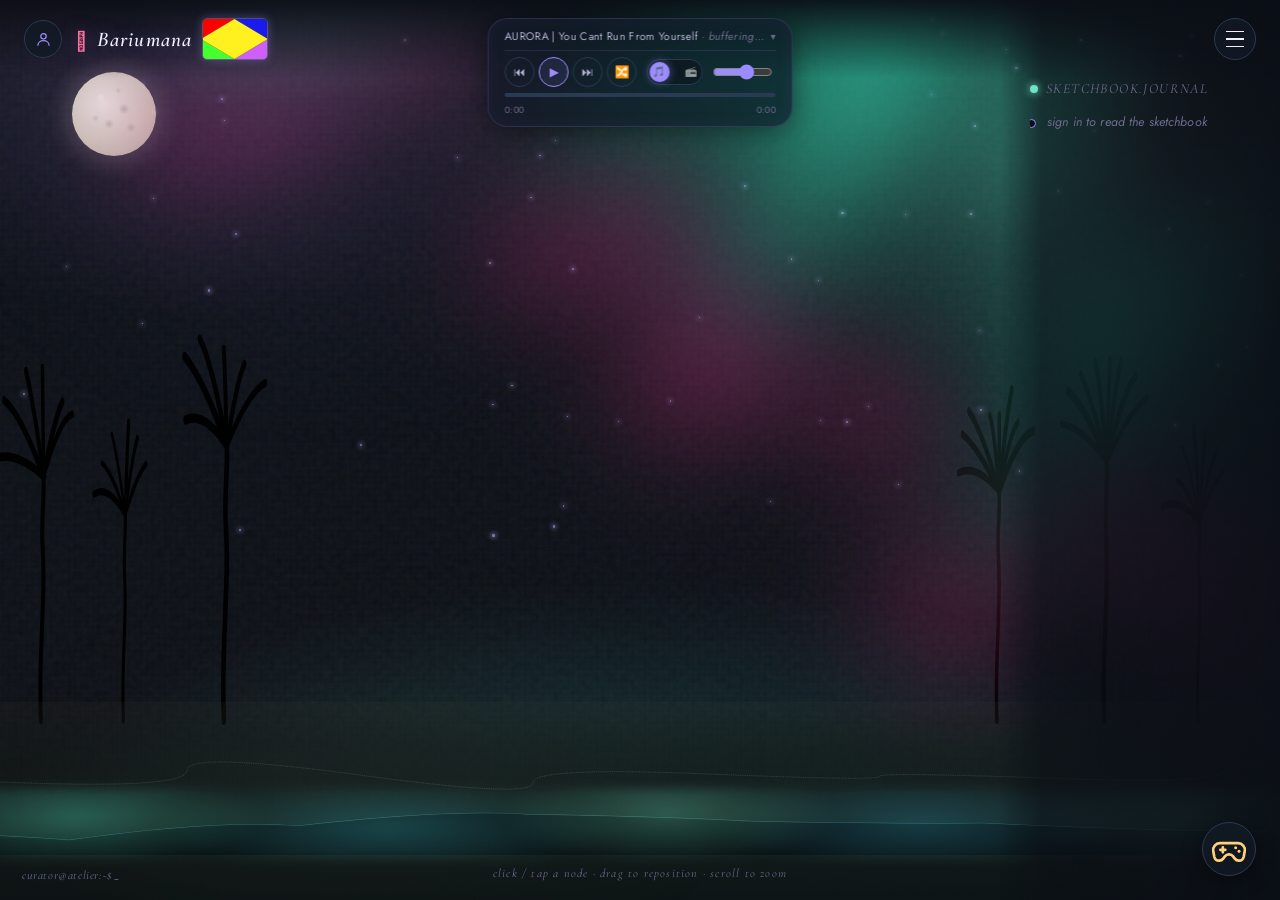
<file: index.html>
<!DOCTYPE html>
<html lang="en">
<head>
<meta charset="UTF-8">
<meta name="viewport" content="width=device-width, initial-scale=1.0">
<title>:: Jenny Barium's personal website. from Bariumana!</title>
<meta name="description" content="An artistic portfolio and creative diary, adrift in a bioluminescent constellation.">
<link rel="icon" type="image/svg+xml" href="flag.svg">
<link rel="preconnect" href="https://fonts.googleapis.com">
<link rel="preconnect" href="https://fonts.gstatic.com" crossorigin>
<link href="https://fonts.googleapis.com/css2?family=Cormorant+Garamond:ital,wght@0,400;0,500;0,600;1,400;1,500&family=Jost:ital,wght@0,300;0,400;0,500;1,300;1,400&display=swap" rel="stylesheet" media="print" onload="this.media='all'">
<noscript><link href="https://fonts.googleapis.com/css2?family=Cormorant+Garamond:ital,wght@0,400;0,500;0,600;1,400;1,500&family=Jost:ital,wght@0,300;0,400;0,500;1,300;1,400&display=swap" rel="stylesheet"></noscript>
<link rel="stylesheet" href="style.css">
<script src="https://telegram.org/js/telegram-web-app.js" defer></script>
</head>
<body>

<!-- aurora borealis background scene: stars, hill silhouette, moon, drifting lights -->
<div class="scene" id="auroraScene" aria-hidden="true"></div>

<!-- top bar -->
<header class="topbar">
  <a href="/account/" id="accountToggle" class="account-topbar-btn" aria-label="Account & encrypted messages">
    <svg class="account-fab-icon" aria-hidden="true" viewBox="0 0 24 24" fill="none" xmlns="http://www.w3.org/2000/svg">
      <circle cx="12" cy="8" r="3.4" stroke="currentColor" stroke-width="1.6"/>
      <path d="M5 19.2c0-3.4 3.1-5.7 7-5.7s7 2.3 7 5.7" stroke="currentColor" stroke-width="1.6" stroke-linecap="round"/>
    </svg>
  </a>

  <div class="brand">
    <span class="brand-glyph">𒀭</span>
    <span class="brand-text">Bariumana</span>
    <img src="flag.svg" alt="Flag" class="brand-flag" width="66" height="42">
  </div>

  <div class="player" id="player" aria-label="Audio player">
    <button id="sourcePickerBtn" class="player-title-btn" aria-haspopup="listbox" aria-expanded="false">
      <span id="trackTitle" class="player-title">loading…</span>
      <span class="player-title-caret" aria-hidden="true">▾</span>
    </button>
    <div class="player-row">
      <div class="player-controls">
        <button id="prevBtn" class="player-btn" aria-label="Previous track">⏮</button>
        <button id="playBtn" class="player-btn" aria-label="Play">▶</button>
        <button id="nextBtn" class="player-btn" aria-label="Next track">⏭</button>
        <button id="shuffleBtn" class="player-btn" aria-label="Toggle shuffle">🔀</button>
      </div>
      <div class="player-extras">
        <button id="modeToggle" class="player-mode-switch" aria-label="Switch source type" role="switch" aria-checked="false">
          <span class="mode-icon mode-icon--music" aria-hidden="true">🎵</span>
          <span class="mode-knob"></span>
          <span class="mode-icon mode-icon--radio" aria-hidden="true">📻</span>
        </button>
        <input id="volume" class="player-volume" type="range" min="0" max="1" step="0.01" value="0.6" aria-label="Volume">
      </div>
    </div>
    <div id="sourcePickerPopup" class="source-picker-popup" hidden role="listbox" aria-label="Choose track or station"></div>
    <div id="sourcePickerScrim" class="source-picker-scrim" hidden></div>
    <div class="player-bar" id="progressBar">
      <div class="player-bar-buffered" id="trackBuffered"></div>
      <div class="player-bar-fill" id="trackProgress"></div>
    </div>
    <div class="player-times">
      <span id="timeCurrent">0:00</span>
      <span id="timeDuration">0:00</span>
    </div>
    <audio id="audio" preload="auto"></audio>
  </div>

  <button id="menuToggle" class="menu-toggle" aria-label="Open navigation" aria-expanded="false" aria-controls="navPanel">
    <span></span><span></span><span></span>
  </button>
</header>

<!-- hidden slide-out nav -->
<nav id="navPanel" class="nav-panel" aria-hidden="true">
  <div class="nav-panel-head">
    <span>// index</span>
  </div>
  <ul id="navList" class="nav-list"></ul>
  <div class="nav-panel-foot">topics.json · live</div>
</nav>
<div id="navScrim" class="nav-scrim"></div>

<!-- graph + content -->
<main>
  <section id="graphSection" class="graph-section" aria-label="Topic network graph">
    <svg id="graph" role="img" aria-label="Interactive constellation of topics. Click a node to open it."></svg>
    <div class="graph-hint">click / tap a node · drag to reposition · scroll to zoom</div>
  </section>

  <!-- Full‑page topic container – hidden by default, shown when a hash is present -->
  <div id="fullTopicContainer" style="display:none; padding: 120px 24px 40px; max-width: 820px; margin: 0 auto; min-height: 80vh;">
    <!-- Content injected by JavaScript -->
  </div>

  <!-- content panel (modal) -->
  <section id="contentPanel" class="content-panel" aria-hidden="true">
    <div class="content-panel-inner">
      <button id="closePanel" class="close-btn" aria-label="Close">✕</button>
      <div class="content-eyebrow" id="contentCategory">category</div>
      <h1 id="contentTitle">title</h1>
      <div id="contentBody" class="content-body"></div>
    </div>
  </section>
  <div id="contentScrim" class="content-scrim"></div>
</main>

<!-- diary / journal log stream -->
<aside id="journalLog" class="journal-log" aria-label="Journal log">
  <div class="journal-log-head">
    <span class="journal-dot"></span> sketchbook.journal
  </div>
  <ul id="journalList" class="journal-list"></ul>
</aside>



<div class="oracle-wrap">
  <button id="oracleToggle" class="oracle-trigger" aria-haspopup="dialog" aria-expanded="false" aria-controls="oraclePanel">
    <span>curator@atelier:~$</span><span class="oracle-caret" aria-hidden="true">_</span>
  </button>
  <div class="oracle-hint" id="oracleHint" role="tooltip">try: help · ls · whoami …</div>
</div>

<section id="oraclePanel" class="oracle-panel" aria-hidden="true" role="dialog" aria-label="Hidden terminal">
  <div class="oracle-head">
    <span class="oracle-head-title">curator@atelier — oracle</span>
    <button id="oracleClose" class="oracle-close" aria-label="Close terminal">✕</button>
  </div>
  <div class="oracle-output" id="oracleOutput" aria-live="polite"></div>
  <div class="oracle-inputline">
    <span class="oracle-prompt">curator@atelier:~$</span>
    <input id="oracleInput" class="oracle-input" type="text" autocomplete="off" autocapitalize="off" spellcheck="false" aria-label="Terminal command input">
  </div>
</section>

<!-- account panel: login / register -->
<section id="accountPanel" class="content-panel account-panel" aria-hidden="true" role="dialog" aria-label="Account">
  <div class="content-panel-inner account-panel-inner">
    <button id="closeAccount" class="close-btn" aria-label="Close">✕</button>

    <div id="loggedOutView" class="account-view">
      <div class="account-view-head">
        <div class="content-eyebrow">// visitor access</div>
        <h2>Sign in</h2>
        <p class="game-desc">Log in to message other signed-in visitors, end-to-end encrypted — this site's server never has the keys to read them.</p>
      </div>

      <form id="loginForm" class="account-form">
        <div class="account-field">
          <label class="account-label" for="loginUsername">Username</label>
          <input id="loginUsername" class="account-input" type="text" autocomplete="username" required>
        </div>
        <div class="account-field">
          <label class="account-label" for="loginPassword">Password</label>
          <input id="loginPassword" class="account-input" type="password" autocomplete="current-password" required>
        </div>
        <button type="submit" class="game-btn account-btn-block">
          <span class="btn-label">Log in</span>
          <span class="btn-spinner" hidden></span>
        </button>
      </form>

      <p class="account-switch">No account yet? <button id="showRegister" class="account-link">Register</button></p>

      <form id="registerForm" class="account-form" hidden>
        <div class="account-field">
          <label class="account-label" for="registerUsername">Choose a username</label>
          <input id="registerUsername" class="account-input" type="text" autocomplete="username" pattern="[a-z0-9_]{3,24}" required placeholder="lowercase, digits, underscore">
        </div>
        <div class="account-field">
          <label class="account-label" for="registerPassword">Choose a password</label>
          <input id="registerPassword" class="account-input" type="password" autocomplete="new-password" minlength="8" required placeholder="8+ characters">
        </div>
        <button type="submit" class="game-btn account-btn-block">
          <span class="btn-label">Create account</span>
          <span class="btn-spinner" hidden></span>
        </button>
      </form>
      <p class="account-switch" id="showLoginWrap" hidden>Already registered? <button id="showLogin" class="account-link">Log in</button></p>

      <p id="accountError" class="account-alert" hidden></p>
    </div>

    <div id="loggedInView" class="account-view" hidden>
      <div class="account-view-head account-view-head--row">
        <div>
          <div class="content-eyebrow">// signed in as <span id="whoami"></span></div>
          <h2>Messages</h2>
        </div>
        <button id="logoutBtn" class="account-link account-logout">Log out</button>
      </div>

      <div class="chat-compose">
        <div class="account-field">
          <label class="account-label" for="chatTo">To</label>
          <div class="chat-to-wrap">
            <input id="chatTo" class="account-input" type="text" placeholder="their username" autocomplete="off" list="knownUsersList">
            <span id="chatToStatus" class="chat-to-status" aria-live="polite"></span>
          </div>
          <datalist id="knownUsersList"></datalist>
        </div>
        <div class="account-field">
          <label class="account-label" for="chatText">Message</label>
          <textarea id="chatText" class="account-input chat-textarea" rows="3" placeholder="Encrypted before it leaves your browser…"></textarea>
        </div>
        <button id="chatSendBtn" class="game-btn account-btn-block">
          <span class="btn-label">Send, encrypted</span>
          <span class="btn-spinner" hidden></span>
        </button>
        <p id="chatError" class="account-alert" hidden></p>
      </div>

      <div class="chat-log-wrap">
        <div class="content-eyebrow chat-log-head">
          <span>// inbox</span>
          <span id="chatLogEmpty" class="chat-log-empty-tag" hidden>nothing yet</span>
        </div>
        <ul id="chatLog" class="chat-log"></ul>
      </div>
    </div>
  </div>
</section>
<div id="accountScrim" class="content-scrim"></div>

<!-- constellation draw: game launcher -->
<button id="gameToggle" class="game-fab" aria-label="Play the constellation game" aria-haspopup="dialog">
  <svg class="game-fab-icon" aria-hidden="true" viewBox="0 0 24 24" fill="none" xmlns="http://www.w3.org/2000/svg">
    <path d="M6.5 8.5h11a4 4 0 0 1 3.94 4.66l-.6 3.5A3 3 0 0 1 17.88 19a3 3 0 0 1-2.4-1.2l-1.02-1.36a3 3 0 0 0-2.4-1.2h-.12a3 3 0 0 0-2.4 1.2L8.52 17.8A3 3 0 0 1 6.12 19a3 3 0 0 1-2.96-2.34l-.6-3.5A4 4 0 0 1 6.5 8.5Z" stroke="currentColor" stroke-width="1.6" stroke-linejoin="round"/>
    <path d="M8.3 11v3M6.8 12.5h3" stroke="currentColor" stroke-width="1.6" stroke-linecap="round"/>
    <circle cx="16" cy="11.3" r="0.9" fill="currentColor"/>
    <circle cx="18" cy="13.3" r="0.9" fill="currentColor"/>
  </svg>
</button>

<!-- game modal: start / game-over screens -->
<section id="gameModal" class="content-panel game-modal" aria-hidden="true" role="dialog" aria-label="Constellation Draw">
  <div class="content-panel-inner">
    <button id="closeGame" class="close-btn" aria-label="Close game">✕</button>

    <div id="gameStartScreen" class="game-screen">
      <div class="content-eyebrow">// constellation draw</div>
      <h2>Trace the Pattern</h2>
      <p class="game-desc">The constellation will light up in sequence. Redraw it by dragging a line from node to node, in order, on the graph behind this window — each segment you draw takes on its own color. Each round adds one more star and quickens the pace — one wrong node under your cursor, or a hesitation, ends the round.</p>
      <div class="game-highscore">Best score: <span id="gameHighScore">0</span></div>
      <button id="startGameBtn" class="game-btn">Begin</button>
      <p id="gameWarning" class="game-warning hint" hidden>Not enough visible topics to play yet — at least 4 are needed.</p>
    </div>

    <div id="gameOverScreen" class="game-screen" hidden>
      <div class="content-eyebrow">// pattern lost</div>
      <h2>The Thread Broke</h2>
      <p class="game-desc">You reached level <strong id="finalLevel">1</strong> with a score of <strong id="finalScore">0</strong>.</p>
      <div class="game-highscore" id="gameNewBest" hidden>✦ New personal best! ✦</div>
      <button id="retryGameBtn" class="game-btn">Play again</button>
    </div>
  </div>
</section>
<div id="gameScrim" class="content-scrim"></div>

<!-- game HUD, shown over the graph while a round is active -->
<div id="gameHud" class="game-hud" hidden aria-live="polite">
  <div class="game-hud-row">
    <span class="game-hud-item">Level <b id="gameLevel">1</b></span>
    <span class="game-hud-item">Score <b id="gameScore">0</b></span>
  </div>
  <div class="game-hud-status" id="gameStatus">Watch closely…</div>
</div>

<script src="auth-chat.js" defer></script>
<script src="account-ui.js" defer></script>
<script src="script.js" defer></script>
</body>
</html>
</file>
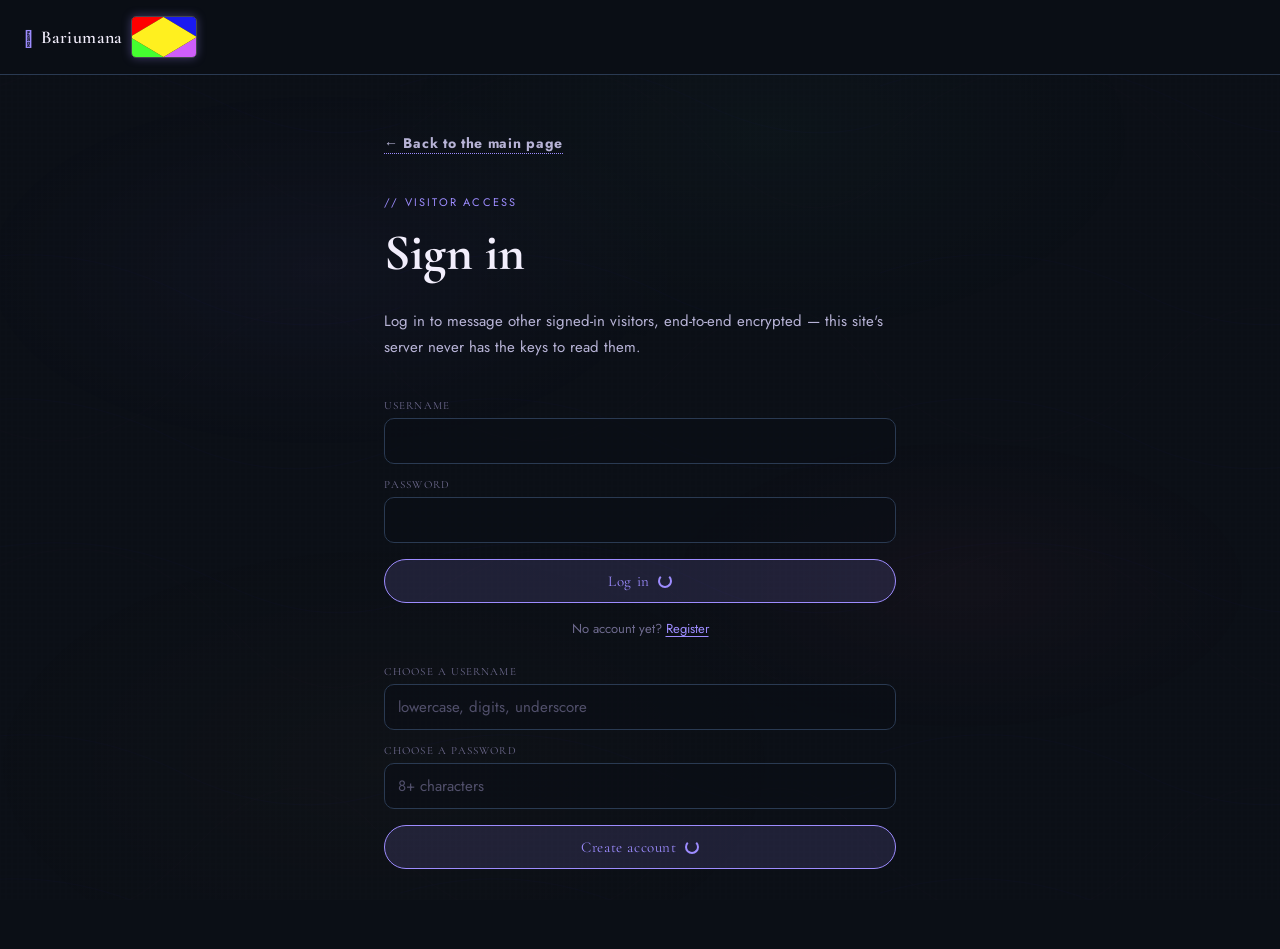
<file: account/index.html>
<!DOCTYPE html>
<html lang="en">
<head>
<meta charset="UTF-8">
<meta name="viewport" content="width=device-width, initial-scale=1.0">
<title>:: Account &amp; Messages — Bariumana</title>
<meta name="description" content="Sign in to send end-to-end encrypted messages on Bariumana.">
<link rel="icon" type="image/svg+xml" href="/flag.svg">
<link rel="preconnect" href="https://fonts.googleapis.com">
<link rel="preconnect" href="https://fonts.gstatic.com" crossorigin>
<link href="https://fonts.googleapis.com/css2?family=Cormorant+Garamond:ital,wght@0,400;0,500;0,600;1,400;1,500&family=Jost:ital,wght@0,300;0,400;0,500;1,300;1,400&display=swap" rel="stylesheet" media="print" onload="this.media='all'">
<noscript><link href="https://fonts.googleapis.com/css2?family=Cormorant+Garamond:ital,wght@0,400;0,500;0,600;1,400;1,500&family=Jost:ital,wght@0,300;0,400;0,500;1,300;1,400&display=swap" rel="stylesheet"></noscript>
<link rel="stylesheet" href="/style.css">
<link rel="stylesheet" href="/topic-page.css">
<link rel="stylesheet" href="account-page.css">
</head>
<body class="topic-page-body">

<header class="topic-header">
  <a href="/" class="topic-header-brand">
    <span class="brand-glyph">𒀭</span>
    <span class="brand-text">Bariumana</span>
    <img src="/flag.svg" alt="Flag" class="brand-flag" width="66" height="42">
  </a>
</header>

<main class="topic-page-main account-page-main">

  <a href="/" class="back-to-main-link">← Back to the main page</a>

  <div class="account-view-wrap">

    <div id="loggedOutView" class="account-view">
      <div class="account-view-head">
        <div class="content-eyebrow">// visitor access</div>
        <h1 class="topic-page-title" style="border-bottom:none;padding-bottom:0;">Sign in</h1>
        <p class="game-desc">Log in to message other signed-in visitors, end-to-end encrypted — this site's server never has the keys to read them.</p>
      </div>

      <form id="loginForm" class="account-form">
        <div class="account-field">
          <label class="account-label" for="loginUsername">Username</label>
          <input id="loginUsername" class="account-input" type="text" autocomplete="username" required>
        </div>
        <div class="account-field">
          <label class="account-label" for="loginPassword">Password</label>
          <input id="loginPassword" class="account-input" type="password" autocomplete="current-password" required>
        </div>
        <button type="submit" class="game-btn account-btn-block">
          <span class="btn-label">Log in</span>
          <span class="btn-spinner" hidden></span>
        </button>
      </form>

      <p class="account-switch">No account yet? <button id="showRegister" class="account-link">Register</button></p>

      <form id="registerForm" class="account-form" hidden>
        <div class="account-field">
          <label class="account-label" for="registerUsername">Choose a username</label>
          <input id="registerUsername" class="account-input" type="text" autocomplete="username" pattern="[a-z0-9_]{3,24}" required placeholder="lowercase, digits, underscore">
        </div>
        <div class="account-field">
          <label class="account-label" for="registerPassword">Choose a password</label>
          <input id="registerPassword" class="account-input" type="password" autocomplete="new-password" minlength="8" required placeholder="8+ characters">
        </div>
        <button type="submit" class="game-btn account-btn-block">
          <span class="btn-label">Create account</span>
          <span class="btn-spinner" hidden></span>
        </button>
      </form>
      <p class="account-switch" id="showLoginWrap" hidden>Already registered? <button id="showLogin" class="account-link">Log in</button></p>

      <p id="accountError" class="account-alert" hidden></p>
    </div>

    <div id="loggedInView" class="account-view" hidden>
      <div class="account-view-head account-view-head--row">
        <div>
          <div class="content-eyebrow">// signed in as <span id="whoami"></span></div>
          <h1 class="topic-page-title" style="border-bottom:none;padding-bottom:0;">Messages</h1>
        </div>
        <button id="logoutBtn" class="account-link account-logout">Log out</button>
      </div>

      <div class="chat-compose">
        <div class="account-field">
          <label class="account-label" for="chatTo">To</label>
          <div class="chat-to-wrap">
            <input id="chatTo" class="account-input" type="text" placeholder="their username" autocomplete="off" list="knownUsersList">
            <span id="chatToStatus" class="chat-to-status" aria-live="polite"></span>
          </div>
          <datalist id="knownUsersList"></datalist>
        </div>
        <div class="account-field">
          <label class="account-label" for="chatText">Message</label>
          <textarea id="chatText" class="account-input chat-textarea" rows="3" placeholder="Encrypted before it leaves your browser…"></textarea>
        </div>
        <button id="chatSendBtn" class="game-btn account-btn-block">
          <span class="btn-label">Send, encrypted</span>
          <span class="btn-spinner" hidden></span>
        </button>
        <p id="chatError" class="account-alert" hidden></p>
      </div>

      <div class="chat-log-wrap">
        <div class="content-eyebrow chat-log-head">
          <span>// inbox</span>
          <span id="chatLogEmpty" class="chat-log-empty-tag" hidden>nothing yet</span>
        </div>
        <ul id="chatLog" class="chat-log"></ul>
      </div>
    </div>

  </div>
</main>

<script src="/auth-chat.js" defer></script>
<script src="account-page.js" defer></script>
</body>
</html>
</file>
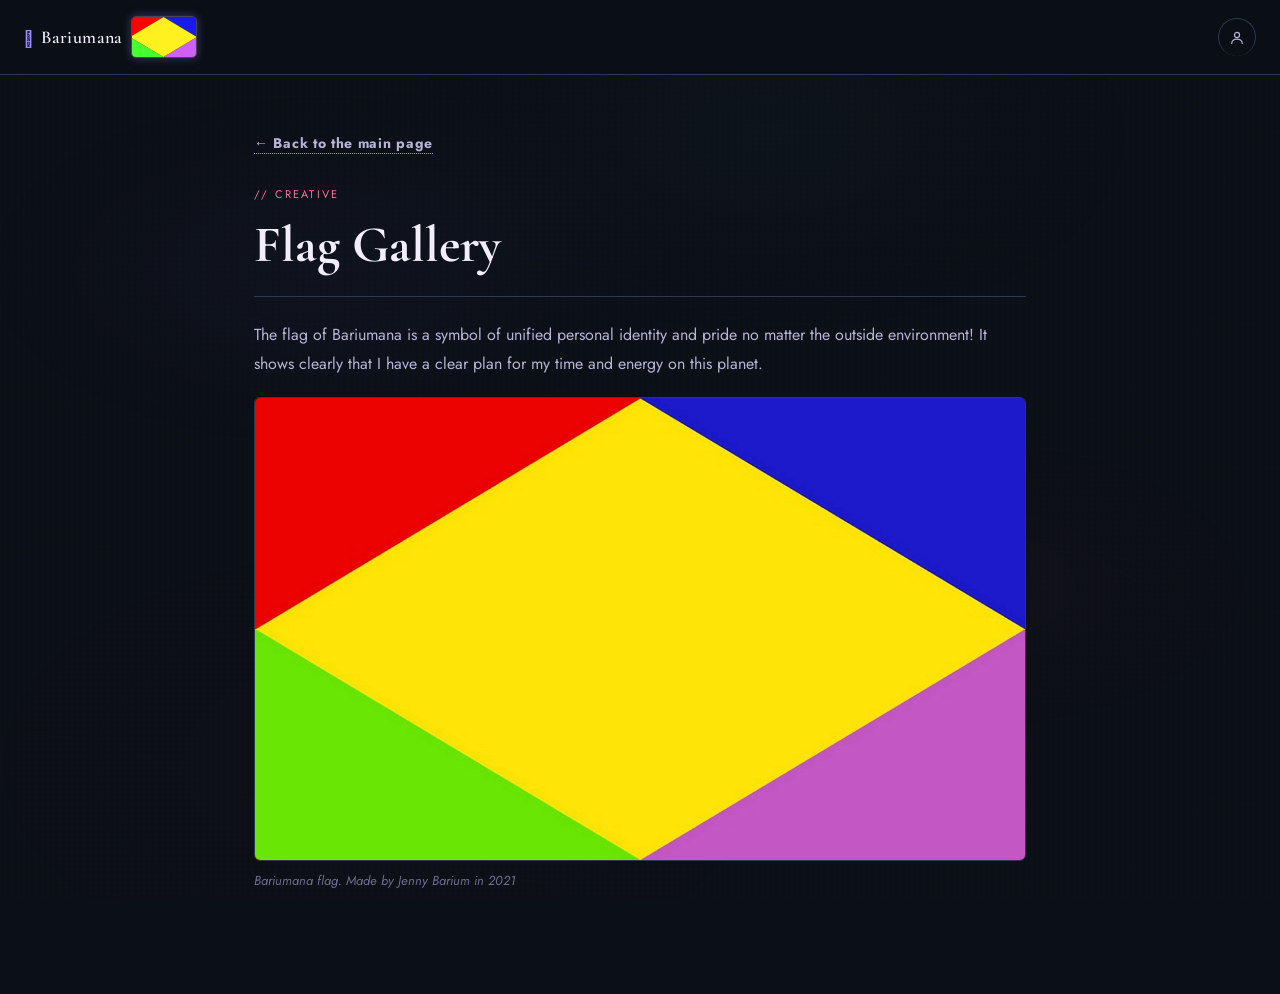
<file: flags/index.html>
<!DOCTYPE html>
<html lang="en">
<head>
<meta charset="UTF-8">
<meta name="viewport" content="width=device-width, initial-scale=1.0">
<title>:: Flag Gallery — Bariumana</title>
<meta name="description" content="Flag Gallery — a page from Jenny Barium's personal site, Bariumana.">
<link rel="icon" type="image/svg+xml" href="/flag.svg">
<link rel="preconnect" href="https://fonts.googleapis.com">
<link rel="preconnect" href="https://fonts.gstatic.com" crossorigin>
<link href="https://fonts.googleapis.com/css2?family=Cormorant+Garamond:ital,wght@0,400;0,500;0,600;1,400;1,500&family=Jost:ital,wght@0,300;0,400;0,500;1,300;1,400&display=swap" rel="stylesheet" media="print" onload="this.media='all'">
<noscript><link href="https://fonts.googleapis.com/css2?family=Cormorant+Garamond:ital,wght@0,400;0,500;0,600;1,400;1,500&family=Jost:ital,wght@0,300;0,400;0,500;1,300;1,400&display=swap" rel="stylesheet"></noscript>
<link rel="stylesheet" href="/style.css">
<link rel="stylesheet" href="/topic-page.css">
</head>
<body class="topic-page-body">

<header class="topic-header">
  <a href="/" class="topic-header-brand">
    <span class="brand-glyph">𒀭</span>
    <span class="brand-text">Bariumana</span>
    <img src="/flag.svg" alt="Flag" class="brand-flag" width="66" height="42">
  </a>
  <a href="/account/" class="topic-header-account" aria-label="Account &amp; encrypted messages">
    <svg class="account-fab-icon" aria-hidden="true" viewBox="0 0 24 24" fill="none" xmlns="http://www.w3.org/2000/svg">
      <circle cx="12" cy="8" r="3.4" stroke="currentColor" stroke-width="1.6"/>
      <path d="M5 19.2c0-3.4 3.1-5.7 7-5.7s7 2.3 7 5.7" stroke="currentColor" stroke-width="1.6" stroke-linecap="round"/>
    </svg>
  </a>
</header>

<main class="topic-page-main">
  <a href="/" class="back-to-main-link">← Back to the main page</a>
  <div class="content-eyebrow" style="color: #ff6f9c;">// creative</div>
  <h1 class="topic-page-title">Flag Gallery</h1>
  <div class="content-body"><p>The flag of Bariumana is a symbol of unified personal identity and pride no matter the outside environment! It shows clearly that I have a clear plan for my time and energy on this planet.</p><figure class="media-figure"><img data-media="bariumana-flag-png" alt="colors inspired by nature and scientific concepts" loading="lazy"><figcaption>Bariumana flag. Made by Jenny Barium in 2021</figcaption></figure></div>
</main>

<script src="/media-loader.js" defer></script>
</body>
</html>
</file>
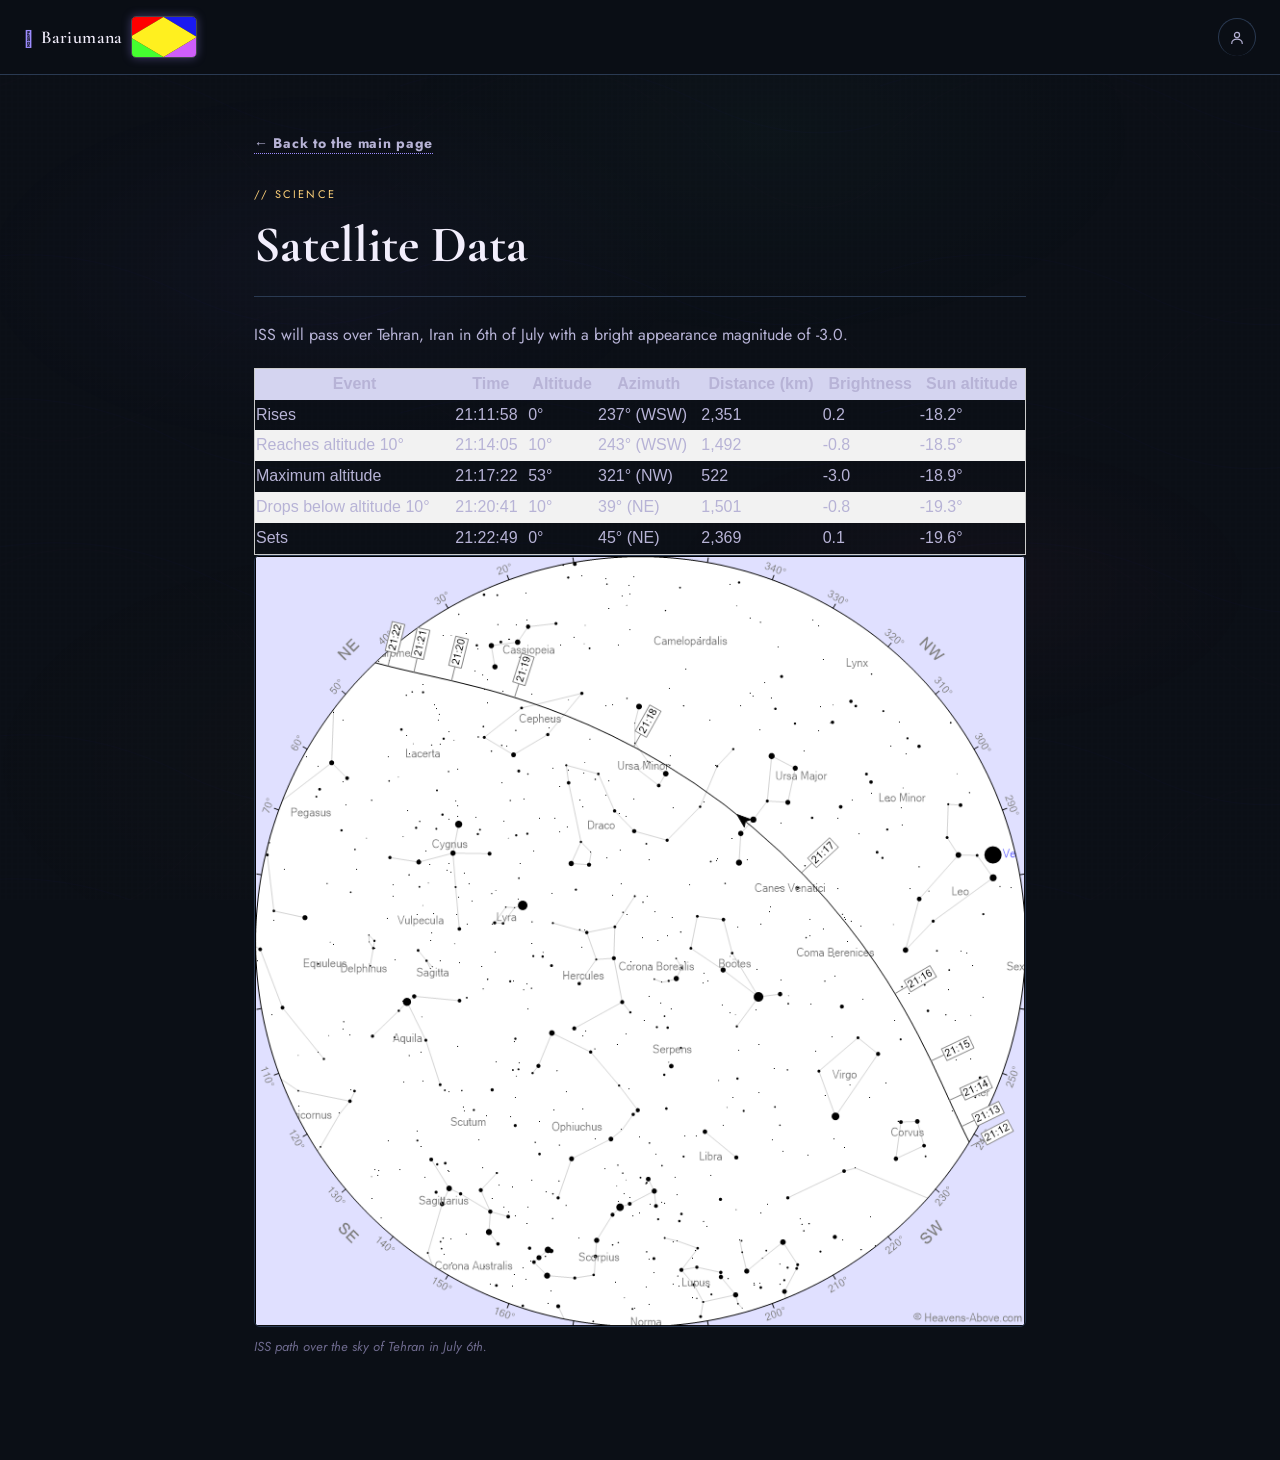
<file: satellites/index.html>
<!DOCTYPE html>
<html lang="en">
<head>
<meta charset="UTF-8">
<meta name="viewport" content="width=device-width, initial-scale=1.0">
<title>:: Satellite Data — Bariumana</title>
<meta name="description" content="Satellite Data — a page from Jenny Barium's personal site, Bariumana.">
<link rel="icon" type="image/svg+xml" href="/flag.svg">
<link rel="preconnect" href="https://fonts.googleapis.com">
<link rel="preconnect" href="https://fonts.gstatic.com" crossorigin>
<link href="https://fonts.googleapis.com/css2?family=Cormorant+Garamond:ital,wght@0,400;0,500;0,600;1,400;1,500&family=Jost:ital,wght@0,300;0,400;0,500;1,300;1,400&display=swap" rel="stylesheet" media="print" onload="this.media='all'">
<noscript><link href="https://fonts.googleapis.com/css2?family=Cormorant+Garamond:ital,wght@0,400;0,500;0,600;1,400;1,500&family=Jost:ital,wght@0,300;0,400;0,500;1,300;1,400&display=swap" rel="stylesheet"></noscript>
<link rel="stylesheet" href="/style.css">
<link rel="stylesheet" href="/topic-page.css">
</head>
<body class="topic-page-body">

<header class="topic-header">
  <a href="/" class="topic-header-brand">
    <span class="brand-glyph">𒀭</span>
    <span class="brand-text">Bariumana</span>
    <img src="/flag.svg" alt="Flag" class="brand-flag" width="66" height="42">
  </a>
  <a href="/account/" class="topic-header-account" aria-label="Account &amp; encrypted messages">
    <svg class="account-fab-icon" aria-hidden="true" viewBox="0 0 24 24" fill="none" xmlns="http://www.w3.org/2000/svg">
      <circle cx="12" cy="8" r="3.4" stroke="currentColor" stroke-width="1.6"/>
      <path d="M5 19.2c0-3.4 3.1-5.7 7-5.7s7 2.3 7 5.7" stroke="currentColor" stroke-width="1.6" stroke-linecap="round"/>
    </svg>
  </a>
</header>

<main class="topic-page-main">
  <a href="/" class="back-to-main-link">← Back to the main page</a>
  <div class="content-eyebrow" style="color: #ffd27a;">// science</div>
  <h1 class="topic-page-title">Satellite Data</h1>
  <div class="content-body"><p>ISS will pass over Tehran, Iran in 6th of July with a bright appearance magnitude of -3.0.</p><table style='border-collapse:collapse;width:100%;font-family:Arial,sans-serif;border:1px solid #ccc;'><thead><tr style='background-color:#d4d4f0;'><th>Event</th><th>Time</th><th>Altitude</th><th>Azimuth</th><th>Distance (km)</th><th>Brightness</th><th>Sun altitude</th></tr></thead><tbody><tr><td>Rises</td><td>21:11:58</td><td>0°</td><td>237° (WSW)</td><td>2,351</td><td>0.2</td><td>-18.2°</td></tr><tr style='background-color:#f2f2f2;'><td>Reaches altitude 10°</td><td>21:14:05</td><td>10°</td><td>243° (WSW)</td><td>1,492</td><td>-0.8</td><td>-18.5°</td></tr><tr><td>Maximum altitude</td><td>21:17:22</td><td>53°</td><td>321° (NW)</td><td>522</td><td>-3.0</td><td>-18.9°</td></tr><tr style='background-color:#f2f2f2;'><td>Drops below altitude 10°</td><td>21:20:41</td><td>10°</td><td>39° (NE)</td><td>1,501</td><td>-0.8</td><td>-19.3°</td></tr><tr><td>Sets</td><td>21:22:49</td><td>0°</td><td>45° (NE)</td><td>2,369</td><td>0.1</td><td>-19.6°</td></tr></tbody></table><figure class="media-figure"><img data-media="ISS-3-Jul-2026" alt="ISS path over the sky of Tehran in July 6th." loading="lazy"><figcaption>ISS path over the sky of Tehran in July 6th.</figcaption></figure></div>
</main>

<script src="/media-loader.js" defer></script>
</body>
</html>
</file>
<file: style.css>
/* =========================================================
BARIUMANA — dreamscape index
Tokens — glacial / bioluminescent / volcanic-night palette
bg-0    #0b0f16   deep glacial night (near-black indigo)
bg-1    #121a26   frozen basalt panel
bg-2    #1a2536   raised surface / lagoon
line    #2a3a52   faint ice-vein line
iris    #9d8cff   primary accent — violet iris / bioluminescence
coral   #ff8fb1   secondary accent — volcanic coral bloom
kelp    #6fe3c4   tertiary accent — kelp / arctic teal
amber   #ffd27a   category: science — geyser amber
bloom   #ff6f9c   category: creative — deep coral bloom
ink-0   #f2eefc   moon-milk (primary text)
ink-1   #b7b3d6   dusk lilac (secondary text)
ink-2   #6f6c8c   drifting fog (muted text)
font display: 'Cormorant Garamond', Georgia, serif — soft, elongated, painterly
font body:    'Jost', 'Nunito Sans', sans-serif — airy, rounded, whispering
========================================================= */
:root {
  --bg-0: #0b0f16;
  --bg-1: #121a26;
  --bg-2: #1a2536;
  --line: #2a3a52;
  --ochre: #9d8cff;
  --rose: #ff8fb1;
  --sage: #6fe3c4;
  --gold: #ffd27a;
  --terra: #ff6f9c;
  --ink-0: #f2eefc;
  --ink-1: #b7b3d6;
  --ink-2: #6f6b8f;
  --disp: 'Cormorant Garamond', 'Playfair Display', Georgia, serif;
  --body: 'Jost', 'Nunito Sans', -apple-system, sans-serif;
}

* { box-sizing: border-box; }
html { color-scheme: dark; }
body {
  margin: 0;
  min-height: 100vh;
  background: var(--bg-0);
  color: var(--ink-0);
  font-family: var(--body);
  overflow-x: hidden;
  position: relative;
  background-image:
    radial-gradient(ellipse 60% 45% at 15% 8%, rgba(157,140,255,0.14), transparent 60%),
    radial-gradient(ellipse 55% 40% at 88% 18%, rgba(255,143,177,0.10), transparent 60%),
    radial-gradient(ellipse 80% 55% at 50% 100%, rgba(63,224,208,0.22), transparent 65%),
    radial-gradient(ellipse 60% 30% at 20% 100%, rgba(111,227,196,0.16), transparent 60%),
    radial-gradient(ellipse 60% 30% at 80% 100%, rgba(93,200,255,0.14), transparent 60%),
    url("data:image/svg+xml,%3Csvg viewBox='0 0 200 200' xmlns='http://www.w3.org/2000/svg'%3E%3Cfilter id='noiseFilter'%3E%3CfeTurbulence type='fractalNoise' baseFrequency='0.65' numOctaves='3' stitchTiles='stitch'/%3E%3C/filter%3E%3Crect width='100%25' height='100%25' filter='url(%23noiseFilter)' opacity='0.05'/%3E%3C/svg%3E");
  background-attachment: fixed;
  animation: aurora-drift 40s ease-in-out infinite alternate;
}

/* Dreamy textile texture — layered behind all content, like light
   passing through woven, embroidered cloth. Kept as separate fixed
   pseudo-elements so it never interferes with layout or interaction. */
body::before {
  content: "";
  position: fixed;
  inset: 0;
  z-index: 0;
  pointer-events: none;
  opacity: 0.5;
  mix-blend-mode: soft-light;
  background-image:
    /* woven linen threads */
    repeating-linear-gradient(90deg, rgba(242,238,252,0.05) 0px, rgba(242,238,252,0.05) 1px, transparent 1px, transparent 5px),
    repeating-linear-gradient(0deg, rgba(242,238,252,0.04) 0px, rgba(242,238,252,0.04) 1px, transparent 1px, transparent 5px),
    /* embroidered thread-like organic curves */
    url("data:image/svg+xml,%3Csvg xmlns='http://www.w3.org/2000/svg' viewBox='0 0 400 400'%3E%3Cg fill='none' stroke='%239d8cff' stroke-width='0.6' opacity='0.35'%3E%3Cpath d='M-20 60 Q100 10 220 70 T460 50'/%3E%3Cpath d='M-30 180 Q90 130 210 190 T450 170'/%3E%3Cpath d='M-10 300 Q130 250 250 310 T470 290'/%3E%3C/g%3E%3Cg fill='none' stroke='%23ff8fb1' stroke-width='0.5' opacity='0.3'%3E%3Cpath d='M-20 120 Q110 260 230 130 T440 220'/%3E%3Cpath d='M0 340 Q140 220 260 350 T480 260'/%3E%3C/g%3E%3C/svg%3E");
  background-size: 6px 6px, 6px 6px, 480px 480px;
  background-position: 0 0, 0 0, center;
}

/* soft painterly veils — like dye bleeding through fabric */
body::after {
  content: "";
  position: fixed;
  inset: 0;
  z-index: 0;
  pointer-events: none;
  opacity: 0.55;
  background-image:
    radial-gradient(ellipse 40% 30% at 25% 30%, rgba(157,140,255,0.07), transparent 70%),
    radial-gradient(ellipse 35% 25% at 75% 65%, rgba(255,111,156,0.06), transparent 70%),
    radial-gradient(ellipse 45% 35% at 60% 15%, rgba(111,227,196,0.05), transparent 70%),
    radial-gradient(ellipse 50% 40% at 30% 85%, rgba(255,210,122,0.04), transparent 70%);
  background-attachment: fixed;
  animation: veil-drift 70s ease-in-out infinite alternate;
}

@keyframes aurora-drift {
  0%   { background-position: 0% 0%, 100% 0%, 50% 100%, 0 0; }
  100% { background-position: 4% 3%, 96% 4%, 54% 96%, 0 0; }
}

@keyframes veil-drift {
  0%   { transform: translate(0%, 0%) scale(1); }
  100% { transform: translate(-2%, 2%) scale(1.04); }
}

/* ---------------------------------------------------------
Aurora Borealis Scene — stars, hill silhouette, moon, drifting
northern lights. Fixed full-viewport, sits behind all content.
--------------------------------------------------------- */
.scene {
  position: fixed;
  inset: 0;
  z-index: 0;
  overflow: hidden;
  pointer-events: none;
  contain: strict;
}

.scene .star {
  --hue: 250;
  border-radius: 50%;
  background: hsl(var(--hue), 90%, 85%);
  box-shadow: 0 0 5px 1px hsl(var(--hue), 100%, 85%);
  height: calc(var(--size, 2) * 1px);
  width: calc(var(--size, 2) * 1px);
  position: absolute;
  left: calc(var(--x, 0) * 1%);
  top: calc(var(--y, 0) * 1%);
  opacity: 0.6;
  animation: aurora-flicker calc(var(--duration, 2) * 1s) calc(var(--delay, 4) * 1s) infinite steps(1);
}

/* ---------------------------------------------------------
Bioluminescent beach — replaces the old hill silhouette with a
believable shoreline: wet sand, a curling wave edge (SVG), pale
foam lace, and glowing plankton that flicker along the waterline
the way real bioluminescent algae does when the surf disturbs it.
--------------------------------------------------------- */
/* ---------------------------------------------------------
Palm silhouettes — procedurally drawn trunk + fronds (SVG,
generated per-tree in JS), placed low along both edges so
they read against the horizon like the reference photo.
--------------------------------------------------------- */
.scene .palms {
  position: absolute;
  inset: 0;
  pointer-events: none;
}
.scene .palm {
  position: absolute;
  bottom: 20vmin;
  transform-origin: bottom center;
  opacity: 0.94;
  filter: brightness(0) saturate(100%);
}
.scene .palm svg {
  width: 100%;
  height: 100%;
  display: block;
  overflow: visible;
}

@media (max-width: 768px) {
  .scene .palm { bottom: 17vmin; opacity: 0.9; }
}

/* ---------------------------------------------------------
Ocean wave-glow — short glowing arcs drifting in the dark water
above the shoreline, echoing distant breaking bioluminescent
crests the way they read in long-exposure night photography.
--------------------------------------------------------- */
.scene .ocean-wave {
  position: absolute;
  left: calc(var(--owx, 0) * 1%);
  bottom: calc(24vmin + (var(--owy, 0) * 1vmin) + 2vmin);
  width: calc(var(--owwidth, 30) * 1%);
  height: 2px;
  border-radius: 50%;
  background: linear-gradient(90deg,
    transparent 0%,
    rgba(80,230,255,0.5) 25%,
    rgba(130,255,230,0.75) 50%,
    rgba(80,230,255,0.45) 75%,
    transparent 100%);
  filter: blur(2px);
  opacity: 0;
  animation: ocean-wave-roll calc(var(--owduration, 7) * 1s) ease-in calc(var(--owdelay, 0) * 1s) infinite;
}

@keyframes ocean-wave-roll {
  0%   { opacity: 0; transform: translateY(-6px) scaleX(0.85); }
  10%  { opacity: 0.85; }
  55%  { opacity: 0.55; }
  100% { opacity: 0; transform: translateY(8px) scaleX(1.05); }
}

@media (prefers-reduced-motion: reduce) {
  .scene .ocean-wave { animation: none; opacity: 0.4; }
}

.scene .beach {
  position: absolute;
  left: 0;
  right: 0;
  bottom: -2vmin;
  height: 24vmin;
  min-height: 130px;
}

/* dry-to-wet sand gradient, faintly warm so it reads as sand and
   not just "dark", with a cool waterline where it meets the surf */
.scene .beach-sand {
  position: absolute;
  inset: 0;
  background:
    linear-gradient(180deg,
      transparent 0%,
      rgba(20,26,24,0.55) 22%,
      rgba(18,24,22,0.88) 55%,
      rgba(12,17,18,0.97) 100%),
    linear-gradient(180deg,
      rgba(80,70,55,0.10) 0%,
      rgba(50,46,40,0.06) 30%,
      transparent 60%);
}

/* the curling wave edge itself, drawn as a wavy SVG line so it has
   an actual natural silhouette rather than a straight gradient band */
.scene .beach-wave {
  position: absolute;
  left: -2%;
  right: -2%;
  top: 8vmin;
  height: 9vmin;
  min-height: 46px;
}
.scene .beach-wave svg {
  width: 100%;
  height: 100%;
  display: block;
}

/* soft glow sitting right along the waterline — where bioluminescence
   concentrates as waves break and agitate the plankton */
.scene .beach-glow {
  position: absolute;
  left: -5%;
  right: -5%;
  top: 9.5vmin;
  height: 8vmin;
  background:
    radial-gradient(ellipse 18% 100% at 10% 40%, rgba(80,255,220,0.30), transparent 75%),
    radial-gradient(ellipse 22% 100% at 32% 55%, rgba(60,235,255,0.24), transparent 75%),
    radial-gradient(ellipse 16% 100% at 52% 35%, rgba(110,255,210,0.28), transparent 75%),
    radial-gradient(ellipse 20% 100% at 70% 50%, rgba(60,220,255,0.22), transparent 75%),
    radial-gradient(ellipse 18% 100% at 90% 40%, rgba(90,255,225,0.26), transparent 75%);
  filter: blur(5px);
  mix-blend-mode: screen;
  animation: surf-breathe 6s ease-in-out infinite alternate;
}

@keyframes surf-breathe {
  0%   { opacity: 0.55; transform: translateX(0) scaleY(1); }
  100% { opacity: 0.95; transform: translateX(1.5%) scaleY(1.15); }
}

/* individual glowing plankton flecks, scattered near the waterline.
   Each one gets randomized position/size/timing from JS so the
   sparkle pattern feels organic rather than tiled. */
.scene .plankton {
  position: absolute;
  left: calc(var(--px, 50) * 1%);
  top: calc(var(--py, 50) * 1%);
  width: calc(var(--psize, 2) * 1px);
  height: calc(var(--psize, 2) * 1px);
  border-radius: 50%;
  background: hsl(var(--phue, 165), 100%, 78%);
  box-shadow: 0 0 6px 1.5px hsla(var(--phue, 165), 100%, 70%, 0.9);
  opacity: 0;
  animation: plankton-glow calc(var(--pduration, 3) * 1s) ease-in-out calc(var(--pdelay, 0) * 1s) infinite;
  will-change: opacity, transform;
}

@keyframes plankton-glow {
  0%, 100% { opacity: 0; transform: scale(0.6); }
  15% { opacity: 0; }
  30% { opacity: var(--ppeak, 0.9); transform: scale(1); }
  55% { opacity: calc(var(--ppeak, 0.9) * 0.55); transform: scale(0.85); }
  75% { opacity: 0; transform: scale(0.6); }
}

/* faint receding foam lace, a second thin wavy line above the main
   wave edge, for the lacy trailing edge real surf leaves on sand */
.scene .beach-foam {
  position: absolute;
  left: -2%;
  right: -2%;
  top: 6.2vmin;
  height: 4vmin;
  min-height: 22px;
  opacity: 0.5;
}
.scene .beach-foam svg { width: 100%; height: 100%; display: block; }

@media (prefers-reduced-motion: reduce) {
  .scene .beach-glow { animation: none; opacity: 0.75; }
  .scene .plankton { animation: none; opacity: var(--ppeak, 0.6); }
}

@media (max-width: 768px) {
  .scene .beach { height: 20vmin; }
  .scene .beach-glow { filter: blur(3px); }
}

.scene .moon {
  height: 11vmin;
  width: 11vmin;
  max-height: 84px;
  max-width: 84px;
  min-height: 52px;
  min-width: 52px;
  position: absolute;
  left: 8vmin;
  top: 8vmin;
  border-radius: 50%;
  /* natural cratered moon, drawn with layered radial-gradients
     (no image request — keeps this scene dependency-free & fast) */
  background:
    radial-gradient(circle at 34% 30%, rgba(255,255,255,0.55) 0%, transparent 5%),
    radial-gradient(circle at 62% 44%, rgba(0,0,0,0.16) 0%, transparent 8%),
    radial-gradient(circle at 44% 62%, rgba(0,0,0,0.14) 0%, transparent 7%),
    radial-gradient(circle at 70% 66%, rgba(0,0,0,0.12) 0%, transparent 6%),
    radial-gradient(circle at 28% 55%, rgba(0,0,0,0.10) 0%, transparent 5%),
    radial-gradient(circle at 55% 22%, rgba(0,0,0,0.10) 0%, transparent 4%),
    radial-gradient(circle at 38% 38%, #f5f1ec 0%, #d8d2c6 55%, #b9b2a4 100%);
  box-shadow: 0 0 26px 6px rgba(245,241,236,0.22);
  opacity: 0.92;
}

.scene .lights {
  width: 200vmax;
  height: 100vmax;
  position: absolute;
  left: 50%;
  top: 0;
  transform: translate(-20%, -55%) rotate(30deg);
  display: flex;
  filter: blur(60px);
}

.scene .light {
  flex: 1;
  --color-one: hsla(var(--hue-1), 100%, 60%, var(--alpha-1));
  --color-two: hsla(var(--hue-2), 100%, 60%, var(--alpha-2));
  --color-three: hsla(var(--hue-3), 100%, 60%, var(--alpha-3));
  --up: calc(var(--y, 10) * 2vmax);
  --left: calc(var(--x, 2) * 2vmax);
  background-image: linear-gradient(0deg,
    transparent,
    var(--color-one) 10%,
    transparent,
    var(--color-two) 40%,
    transparent,
    var(--color-three) 60%);
  background-size: 100% 40vmax;
  background-position: center bottom;
  background-repeat: no-repeat;
  transform: translate(var(--left), var(--up)) scale(1);
  animation: aurora-shift calc(var(--duration, 8) * 1s) calc(var(--delay, 0) * -1s) infinite ease;
}

@keyframes aurora-shift {
  50% { transform: translate(0, 0) scale(1); }
}

@keyframes aurora-flicker {
  0%, 50%, 100% { transform: scale(1); }
  25% { transform: scale(0); }
}

/* ---------------------------------------------------------
Meteors — colorful, random-angle streaks that occasionally
cross the scene. Each one gets its own hue, angle, length,
speed and starting position via inline custom properties set
in JS (see spawnMeteor in script.js). */
.scene .meteor {
  position: absolute;
  top: calc(var(--my, 0) * 1%);
  left: calc(var(--mx, 0) * 1%);
  width: calc(var(--mlen, 140) * 1px);
  height: 2px;
  border-radius: 999px;
  background: linear-gradient(90deg,
    hsla(var(--mhue, 250), 95%, 75%, 0) 0%,
    hsla(var(--mhue, 250), 95%, 75%, 0.85) 55%,
    hsl(var(--mhue, 250), 100%, 88%) 100%);
  box-shadow: 0 0 6px 1px hsla(var(--mhue, 250), 100%, 75%, 0.55);
  transform: rotate(calc(var(--mangle, 35) * 1deg)) scaleX(0);
  transform-origin: right center;
  opacity: 0;
  animation: meteor-streak calc(var(--mduration, 1.4) * 1s) linear 1;
  will-change: transform, opacity;
}

.scene .meteor::after {
  content: "";
  position: absolute;
  right: 0;
  top: 50%;
  width: 4px;
  height: 4px;
  transform: translateY(-50%);
  border-radius: 50%;
  background: hsl(var(--mhue, 250), 100%, 90%);
  box-shadow: 0 0 8px 2px hsla(var(--mhue, 250), 100%, 80%, 0.9);
}

@keyframes meteor-streak {
  0%   { opacity: 0; transform: rotate(calc(var(--mangle, 35) * 1deg)) scaleX(0) translateX(0); }
  6%   { opacity: 1; }
  40%  { opacity: 1; transform: rotate(calc(var(--mangle, 35) * 1deg)) scaleX(1) translateX(calc(var(--mtravel, 60) * 1px)); }
  60%  { opacity: 0; transform: rotate(calc(var(--mangle, 35) * 1deg)) scaleX(1) translateX(calc((var(--mtravel, 60) + 50) * 1px)); }
  100% { opacity: 0; transform: rotate(calc(var(--mangle, 35) * 1deg)) scaleX(1) translateX(calc((var(--mtravel, 60) + 50) * 1px)); }
}

@media (prefers-reduced-motion: reduce) {
  .scene .meteor { display: none; }
}

@media (max-width: 768px) {
  .scene .moon { height: 9vmin; width: 9vmin; }
  .scene .lights { filter: blur(28px); }
  .scene .meteor { width: calc(var(--mlen, 140) * 0.7px); }
  /* lighter blur budget on phones: same shapes, cheaper GPU compositing */
  body::before, body::after { opacity: 0.35; }
}

/* keep real content above the texture layers */
.topbar, .nav-panel, .nav-scrim, main, .journal-log,
.oracle-wrap, .oracle-panel, .game-fab, .game-modal,
.content-scrim, .game-hud { position: relative; z-index: 1; }

::selection { background: var(--rose); color: var(--bg-0); }
a { color: var(--ochre); text-decoration: none; border-bottom: 1px dotted var(--ochre); transition: color 0.2s; }
a:hover { color: var(--gold); border-bottom: 1px solid var(--gold); }
button { font-family: inherit; cursor: pointer; }
:focus-visible {
  outline: 2px solid var(--ochre);
  outline-offset: 2px;
}

@media (prefers-reduced-motion: reduce){
  *, *::before, *::after {
    animation-duration: 0.01ms !important;
    animation-iteration-count: 1 !important;
    transition-duration: 0.01ms !important;
    scroll-behavior: auto !important;
  }
}

/* Remove tech scanlines and vignette */
.scanlines, .vignette { display: none; }

/* Elegant Topbar */
.back-to-main-link {
  display: inline-block;
  color: var(--ink-1);
  text-decoration: none;
  font-family: var(--body);
  font-weight: 700;
  font-size: 14px;
  letter-spacing: 0.05em;
}
.back-to-main-link:hover { color: var(--ochre); }
.topbar {
  position: fixed; top: 0; left: 0; right: 0; z-index: 200;
  display: flex; align-items: center;
  padding: 18px 24px;
  background: linear-gradient(to bottom, rgba(11,15,22,0.95), rgba(11,15,22,0));
  pointer-events: none;
}
.topbar > * { pointer-events: auto; }

/* brand fixed on the left, player truly centered in the viewport
   (absolute + translate so it's independent of brand/menu widths),
   menu toggle pinned to the right */
.brand { flex: 0 0 auto; }
.account-topbar-btn { flex: 0 0 auto; }
.player {
  position: absolute;
  left: 50%;
  top: 18px;
  transform: translateX(-50%);
}
.menu-toggle { flex: 0 0 auto; margin-left: auto; }

.menu-toggle {
  width: 42px; height: 42px;
  display: flex; flex-direction: column; align-items: center; justify-content: center; gap: 6px;
  background: rgba(18,26,38,0.75);
  border: 1px solid var(--line);
  border-radius: 50%; /* Circular, like a wax seal or button */
  transition: all 0.3s ease;
}
.menu-toggle:hover { background: var(--bg-2); border-color: var(--ochre); }
.menu-toggle span {
  width: 18px; height: 1.5px; background: var(--ink-0);
  transition: transform .3s ease, opacity .3s ease;
}
.menu-toggle[aria-expanded="true"] span:nth-child(1){ transform:translateY(7.5px) rotate(45deg); }
.menu-toggle[aria-expanded="true"] span:nth-child(2){ opacity:0; }
.menu-toggle[aria-expanded="true"] span:nth-child(3){ transform:translateY(-7.5px) rotate(-45deg); }

.brand {
  display: flex; align-items: center; gap: 9px;
  font-family: var(--disp); font-weight: 600;
  letter-spacing: .06em; font-size: 21px;
  color: var(--ink-0);
  margin-right: auto;
  font-style: italic;
  text-shadow: 0 0 18px rgba(157,140,255,0.35);
}
.brand-glyph {
  color: var(--terra); font-style: normal;
  animation: glyph-breathe 5s ease-in-out infinite;
}
@keyframes glyph-breathe {
  0%, 100% { opacity: .75; filter: drop-shadow(0 0 3px rgba(255,111,156,0.3)); }
  50% { opacity: 1; filter: drop-shadow(0 0 9px rgba(255,111,156,0.65)); }
}
.brand-cursor { display: none; }
.brand-flag {
  width: 66px; height: 42px;
  object-fit: cover;
  border: 1px solid rgba(242,238,252,0.25);
  border-radius: 5px;
  flex-shrink: 0;
  box-shadow: 0 0 10px rgba(157,140,255,0.35);
}

/* Account/login icon — sits in the topbar, left of the brand mark on
   desktop. Kept as a topbar sibling (not nested inside .brand) so it
   stays visible even when .brand itself is hidden on small screens. */
.account-topbar-btn {
  position: relative;
  width: 38px;
  height: 38px;
  border-radius: 50%;
  background: rgba(18,26,38,0.78);
  border: 1px solid var(--line);
  border-bottom: 1px solid var(--line);
  color: var(--ochre);
  display: flex;
  align-items: center;
  justify-content: center;
  margin-right: 14px;
  backdrop-filter: blur(8px);
  transition: transform .25s ease, border-color .25s ease, background .25s ease;
}
.account-topbar-btn:hover {
  border-color: var(--ochre);
  background: var(--bg-2);
  transform: translateY(-1px) scale(1.05);
}
.account-topbar-btn .account-fab-icon { width: 19px; height: 19px; }
.account-topbar-btn .account-dot {
  position: absolute;
  top: 4px; right: 4px;
  width: 9px; height: 9px;
  border-radius: 50%;
  background: var(--terra, #ff6f6f);
  box-shadow: 0 0 6px 1px rgba(255,111,111,0.7);
}

/* Audio Player - Museum Guide / Hi-Fi aesthetic */
/* -------------------- player -------------------- */
.player {
  display: flex;
  flex-direction: column;
  gap: 6px;
  background: rgba(18, 26, 38, 0.72);
  border: 1px solid rgba(157,140,255,0.18);
  border-radius: 20px;
  padding: 10px 16px;
  backdrop-filter: blur(14px) saturate(140%);
  max-width: min(65vw, 440px);
  box-shadow: 0 4px 26px rgba(0, 0, 0, 0.45), inset 0 0 20px rgba(157,140,255,0.05);
}

.player-row {
  display: flex;
  align-items: center;
  gap: 10px;
}

.player-controls {
  display: flex;
  align-items: center;
  gap: 4px;
  flex-shrink: 0;
}

.player-btn {
  width: 30px;
  height: 30px;
  flex: none;
  border-radius: 50%;
  border: 1px solid var(--line);
  background: transparent;
  color: var(--ink-1);
  font-size: 12px;
  display: flex;
  align-items: center;
  justify-content: center;
  transition: all 0.2s;
  padding: 0;
}

.player-btn:hover {
  background: rgba(157, 140, 255, 0.12);
  border-color: var(--ochre);
  color: var(--ochre);
}

.player-btn:disabled {
  opacity: 0.3;
  cursor: not-allowed;
}

#playBtn {
  border-color: var(--ochre);
  color: var(--ochre);
  background: rgba(157, 140, 255, 0.10);
}
#playBtn:hover { background: rgba(157, 140, 255, 0.20); }

#shuffleBtn.is-active {
  color: var(--terra);
  border-color: var(--terra);
}

.player-title-btn {
  display: flex;
  align-items: center;
  gap: 6px;
  width: 100%;
  max-width: 100%;
  background: none;
  border: none;
  padding: 0 0 6px;
  margin: 0;
  cursor: pointer;
  text-align: left;
  border-bottom: 1px solid rgba(157,140,255,0.14);
}

.player-title-btn:hover .player-title { color: var(--ochre); }
.player-title-btn:hover .player-title-caret { color: var(--ochre); }

.player-title {
  font-size: 11px;
  letter-spacing: 0.03em;
  color: var(--ink-1);
  white-space: normal;
  overflow-wrap: break-word;
  word-break: break-word;
  font-family: var(--body);
  line-height: 1.35;
  flex: 1 1 auto;
  min-width: 0;
}

.player-title.is-buffering::after {
  content: " · buffering…";
  color: var(--ink-2);
  font-style: italic;
}

.player-title-caret {
  flex: none;
  font-size: 10px;
  color: var(--ink-2);
  transition: color 0.2s;
}

.player-bar {
  height: 4px;
  background: var(--line);
  border-radius: 2px;
  overflow: hidden;
  cursor: pointer;
  position: relative;
  width: 100%;
}

.player-bar-buffered {
  height: 100%;
  width: 0%;
  background: rgba(242, 238, 252, 0.15);
  position: absolute;
  left: 0;
  top: 0;
  pointer-events: none;
  z-index: 1;
}

.player-bar-fill {
  height: 100%;
  width: 0%;
  background: var(--ochre);
  box-shadow: 0 0 4px var(--ochre);
  pointer-events: none;
  position: absolute;
  left: 0;
  top: 0;
  z-index: 2;
}

.player-times {
  display: flex;
  justify-content: space-between;
  font-size: 9px;
  color: var(--ink-2);
  letter-spacing: 0.03em;
  font-family: var(--body);
}

/* Radio mode: no meaningful elapsed time, so hide the 0:00 readout and
   the (non-functional) progress bar, and highlight the LIVE indicator. */
.player.is-radio-mode .player-bar,
.player.is-radio-mode #timeCurrent {
  display: none;
}
.player.is-radio-mode .player-times {
  justify-content: flex-end;
}
.player.is-radio-mode #timeDuration {
  color: var(--terra);
  font-weight: 700;
}

.player-extras {
  display: flex;
  align-items: center;
  gap: 8px;
  flex-shrink: 0;
}

.player-mode-switch {
  position: relative;
  width: 56px;
  height: 26px;
  flex: none;
  border-radius: 14px;
  border: 1px solid var(--line);
  background: rgba(11,15,22,0.5);
  display: flex;
  align-items: center;
  justify-content: space-between;
  padding: 0 5px;
  transition: border-color 0.25s ease, background 0.25s ease;
}

.player-mode-switch:hover { border-color: var(--ochre); }

.player-mode-switch .mode-icon {
  font-size: 10px;
  line-height: 1;
  position: relative;
  z-index: 1;
  filter: grayscale(1) brightness(1.6);
  opacity: 0.55;
  transition: opacity 0.25s ease, filter 0.25s ease;
}

.player-mode-switch .mode-icon--music { opacity: 0.95; filter: none; }

.player-mode-switch.is-radio .mode-icon--music { opacity: 0.55; filter: grayscale(1) brightness(1.6); }
.player-mode-switch.is-radio .mode-icon--radio { opacity: 0.95; filter: none; }

.player-mode-switch .mode-knob {
  position: absolute;
  top: 2px;
  left: 2px;
  width: 20px;
  height: 20px;
  border-radius: 50%;
  background: var(--ochre);
  box-shadow: 0 0 8px rgba(157,140,255,0.55);
  transition: transform 0.28s cubic-bezier(.4,1.4,.6,1), background 0.25s ease, box-shadow 0.25s ease;
}

.player-mode-switch.is-radio .mode-knob {
  transform: translateX(30px);
  background: var(--rose);
  box-shadow: 0 0 8px rgba(255,143,177,0.55);
}

.player-volume {
  width: 60px;
  accent-color: var(--ochre);
  cursor: pointer;
}

.source-picker-scrim {
  position: fixed;
  inset: 0;
  z-index: 500;
  background: rgba(6,8,14,0.65);
  backdrop-filter: blur(4px);
}
.source-picker-scrim[hidden] { display: none; }

.source-picker-popup {
  position: fixed;
  left: 50%;
  bottom: 0;
  transform: translateX(-50%);
  z-index: 501;
  width: min(420px, 100vw);
  max-height: 60vh;
  overflow-y: auto;
  background: var(--bg-1);
  border: 1px solid var(--line);
  border-bottom: none;
  border-radius: 16px 16px 0 0;
  box-shadow: 0 -10px 40px rgba(0,0,0,0.5);
  padding: 10px 0 max(10px, env(safe-area-inset-bottom));
}
.source-picker-popup[hidden] { display: none; }

.source-picker-item {
  display: block;
  width: 100%;
  text-align: left;
  background: none;
  border: none;
  border-bottom: 1px solid var(--line);
  color: var(--ink-1);
  font-family: var(--body);
  font-size: 14px;
  padding: 13px 20px;
}
.source-picker-item:last-child { border-bottom: none; }
.source-picker-item:hover,
.source-picker-item:active {
  background: rgba(157, 140, 255, 0.1);
  color: var(--ink-0);
}
.source-picker-item[aria-selected="true"] {
  color: var(--ochre);
  font-weight: 600;
}

/* Mobile: dedicated compact media bar, replaces the topbar entirely on small screens */
@media (max-width: 768px) {
  .topbar {
    padding: 0;
    background: rgba(11, 15, 22, 0.97);
    backdrop-filter: blur(10px);
    border-bottom: 1px solid var(--line);
  }

  .brand { display: none; }

  .account-topbar-btn {
    position: absolute;
    top: 10px;
    left: 10px;
    z-index: 2;
    width: 34px;
    height: 34px;
    margin-right: 0;
  }
  .account-topbar-btn .account-fab-icon { width: 17px; height: 17px; }

  .menu-toggle {
    position: absolute;
    top: 10px;
    right: 10px;
    z-index: 2;
    width: 36px;
    height: 36px;
  }

  .player {
    position: static;
    transform: none;
    width: 100%;
    max-width: 100%;
    border-radius: 0;
    border: none;
    box-shadow: none;
    padding: 10px 56px 10px 56px;
  }

  .player-row {
    flex-wrap: wrap;
  }

  .player-volume {
    display: none; /* system volume is used on mobile; keeps the bar uncluttered */
  }

  /* Mobile topbar wraps to multiple rows (brand hidden, player stacks),
     so it's taller than the desktop 120px allows for — push the
     full-page topic view down further to clear it. */
  #fullTopicContainer {
    padding-top: 170px !important;
  }
}

@media (max-width: 420px) {
  .player-btn {
    width: 28px;
    height: 28px;
    font-size: 10px;
  }

  .player-mode-switch {
    width: 48px;
    height: 24px;
  }
  .player-mode-switch .mode-knob { width: 18px; height: 18px; }
  .player-mode-switch.is-radio .mode-knob { transform: translateX(24px); }

  .player-title {
    font-size: 10px;
  }

  .player-times {
    font-size: 8px;
  }
}

/* Nav Panel - Sketchbook / Ledger
   Opens from the right. Kept deliberately cheap to render:
   no backdrop-filter, no animated box-shadow, GPU-friendly
   transform-only transition, will-change hints while open. */
.nav-panel {
  position: fixed; top: 0; right: 0; bottom: 0; z-index: 300;
  width: min(80vw, 320px);
  background: var(--bg-1);
  border-left: 1px solid var(--line);
  transform: translateX(100%);
  transition: transform .28s ease-out;
  display: flex; flex-direction: column;
  padding: 80px 0 20px;
  contain: layout paint style;
}
.nav-panel.open { transform: translateX(0); will-change: transform; }
.nav-panel-head {
  padding: 0 24px 16px; font-family: var(--disp); font-size: 14px; letter-spacing: .1em;
  color: var(--ink-2); text-transform: uppercase;
  border-bottom: 1px solid var(--line); margin-bottom: 12px;
  font-style: italic;
}
.nav-list { list-style: none; margin: 0; padding: 0; overflow-y: auto; }
.nav-list li { border-bottom: 1px solid rgba(42,58,82,0.4); }
.nav-list button {
  width: 100%; text-align: left; background: none; border: none;
  color: var(--ink-0); font-family: var(--disp); font-size: 16px;
  letter-spacing: .02em; padding: 16px 24px; display: flex; align-items: center; gap: 12px;
  transition: background .15s, color .15s;
}
.nav-list button::before {
  content: "❧"; color: var(--ink-2); font-size: 14px;
}
.nav-list button:hover, .nav-list button:focus-visible {
  background: rgba(157,140,255,0.10); color: var(--ochre);
}
.nav-list button:hover::before { color: var(--terra); }
.nav-panel-foot {
  padding: 16px 24px 0; font-size: 11px; color: var(--ink-2); letter-spacing: .1em;
  font-family: var(--body);
}
.nav-scrim {
  position: fixed; inset: 0; z-index: 290; background: rgba(0,0,0,0.45);
  opacity: 0; pointer-events: none; transition: opacity .2s;
  /* no backdrop-filter: blurring the whole viewport every frame is
     the main cause of jank on phones during the slide-in */
}
.nav-scrim.show { opacity: 1; pointer-events: auto; }

/* Graph Section - Constellation / Mobile */
.graph-section {
  position: relative;
  width: 100vw; height: 100vh;
}
#graph { width: 100%; height: 100%; display: block; }
.graph-hint {
  position: fixed; bottom: 20px; left: 50%; transform: translateX(-50%);
  font-family: var(--disp); font-size: 12px; letter-spacing: .1em; color: var(--ink-2);
  text-transform: none; z-index: 60; pointer-events: none;
  text-align: center; font-style: italic;
}
@media (max-width:640px){ .graph-hint{ display:none; } }

/* Node hover tooltip — a small floating "cloud" preview shown on
   hover/focus of a graph node. Clicking the node navigates to its
   own page; this is preview-only and never intercepts the click. */
.node-tooltip {
  position: absolute;
  top: 0; left: 0;
  z-index: 40;
  pointer-events: none;
  max-width: 220px;
  padding: 10px 14px;
  border-radius: 14px;
  background: rgba(18,26,38,0.92);
  border: 1px solid var(--line);
  backdrop-filter: blur(8px);
  box-shadow: 0 8px 24px rgba(0,0,0,0.35);
  transition: opacity .12s ease;
}
.node-tooltip::after {
  content: '';
  position: absolute;
  bottom: -6px; left: 22px;
  width: 12px; height: 12px;
  background: rgba(18,26,38,0.92);
  border: 1px solid var(--line);
  border-top: none;
  border-left: none;
  transform: rotate(45deg);
  border-radius: 0 0 3px 0;
}
.node-tooltip-category {
  font-family: var(--body);
  font-size: 10px;
  letter-spacing: 0.08em;
  text-transform: uppercase;
  margin-bottom: 4px;
}
.node-tooltip-name {
  font-family: var(--disp);
  font-size: 16px;
  font-weight: 600;
  color: var(--ink-0);
  line-height: 1.25;
}
@media (max-width:640px){ .node-tooltip{ display:none; } }
.node-label {
  font-family: var(--disp); font-size: 12px; fill: var(--ink-1);
  pointer-events: none; letter-spacing: .03em;
  text-transform: none;
  font-style: italic;
}
.node circle {
  cursor: pointer;
  transition: all 0.35s ease;
  animation: node-pulse 6s ease-in-out infinite;
}
.node:nth-of-type(2n) circle { animation-delay: -2s; }
.node:nth-of-type(3n) circle { animation-delay: -4s; }
@keyframes node-pulse {
  0%, 100% { filter: drop-shadow(0 0 4px currentColor) drop-shadow(0 4px 6px rgba(0,0,0,0.4)); }
  50% { filter: drop-shadow(0 0 11px currentColor) drop-shadow(0 4px 6px rgba(0,0,0,0.4)); }
}
.node:hover .node-label { fill: var(--ink-0); font-weight: 600; }

/* Constellation Draw — colorful trail left behind as the player drags
   a line from node to node. Segments fade out slowly after a round. */
.game-trail-segment,
.game-trail-live {
  stroke-width: 2.5px;
  stroke-linecap: round;
  pointer-events: none;
}
.game-trail-live { stroke-dasharray: 1 0; }

/* Content Panel - Gallery Placard / Art Book */
.content-scrim {
  position: fixed; inset: 0; z-index: 400; background: rgba(6,8,14,0.65);
  backdrop-filter: blur(4px);
  opacity: 0; pointer-events: none; transition: opacity .3s;
}
.content-scrim.show { opacity: 1; pointer-events: auto; }
.content-panel {
  position: fixed; z-index: 410;
  top: 8vh; left: 50%; transform: translate(-50%, 20px);
  width: min(720px, 92vw); max-height: 84vh;
  background: var(--bg-1);
  border: 1px solid var(--line);
  box-shadow: 0 20px 60px rgba(0,0,0,0.5), 0 0 0 1px rgba(157,140,255,0.14);
  opacity: 0; pointer-events: none;
  transition: opacity .3s ease, transform .3s ease;
  overflow: hidden;
  border-radius: 4px;
}
.content-panel.show { opacity: 1; pointer-events: auto; transform: translate(-50%, 0); }
.content-panel-inner {
  padding: 50px 40px 40px;
  max-height: 84vh; overflow-y: auto;
}
.close-btn {
  position: absolute; top: 16px; right: 16px;
  width: 32px; height: 32px; border-radius: 50%;
  background: var(--bg-2); border: 1px solid var(--line); color: var(--ink-1);
  font-family: var(--disp); font-size: 16px;
}
.close-btn:hover { color: var(--terra); border-color: var(--terra); }
.content-eyebrow {
  font-family: var(--body);
  font-size: 11px; letter-spacing: .2em; text-transform: uppercase;
  color: var(--ochre); margin-bottom: 12px;
}
#contentTitle {
  font-family: var(--disp); font-weight: 700; font-size: clamp(26px,4vw,38px);
  margin: 0 0 24px; letter-spacing: .01em;
  border-bottom: 1px solid var(--line); padding-bottom: 20px;
  color: var(--ink-0);
}
.content-body { color: var(--ink-1); line-height: 1.8; font-size: 16px; }
.content-body p { margin: 0 0 18px; }
.content-body ul { margin: 0 0 18px; padding-left: 24px; }
.content-body li { margin-bottom: 8px; }
.content-body code {
  background: var(--bg-2); color: var(--ochre); padding: 2px 6px; border-radius: 3px; font-size: 0.9em;
  font-family: monospace;
}
.content-body .hint { color: var(--ink-2); font-size: 13px; font-style: italic; }

/* Media blocks — images/audio/video inserted via mediaTag() */
.content-body .media-figure {
  margin: 0 0 22px; padding: 0;
}
.content-body .media-figure img,
.content-body .media-figure video {
  display: block; width: 100%; height: auto;
  border-radius: 6px; border: 1px solid var(--line);
}
.content-body .media-figure audio {
  display: block; width: 100%;
}
.content-body .media-figure figcaption {
  margin-top: 8px; font-size: 13px; color: var(--ink-2); font-style: italic;
}

/* Journal - Sketchbook Ledger */
.journal-log {
  position: fixed; right: 0; top: 0; bottom: 0; z-index: 100;
  width: 280px;
  background: linear-gradient(to left, rgba(11,15,22,0.95), rgba(11,15,22,0.6) 85%, transparent);
  padding: 80px 20px 20px 30px;
  display: flex; flex-direction: column;
  pointer-events: none;
}
.journal-log-head {
  font-family: var(--disp); font-size: 14px; letter-spacing: .1em; text-transform: uppercase;
  color: var(--ink-2); margin-bottom: 16px; display: flex; align-items: center; gap: 8px;
  font-style: italic;
}
.journal-dot {
  width: 8px; height: 8px; border-radius: 50%; background: var(--sage);
  box-shadow: 0 0 8px var(--sage); animation: pulse 3s ease-in-out infinite;
}
@keyframes pulse { 50% { opacity: .4; } }
.journal-list {
  list-style: none; margin: 0; padding: 0;
  overflow-y: auto; pointer-events: auto;
  mask-image: linear-gradient(to bottom, black 80%, transparent 100%);
}
.journal-list li {
  border-left: 1px solid var(--line);
  padding: 0 0 20px 16px; margin-bottom: 4px; position: relative;
}
.journal-list li::before {
  content: ""; position: absolute; left: -4px; top: 6px;
  width: 7px; height: 7px; border-radius: 50%;
  background: var(--bg-0); border: 1px solid var(--ochre);
}
.journal-date { font-family: var(--body); font-size: 10px; color: var(--ink-2); letter-spacing: .1em; text-transform: uppercase; }
.journal-title {
  font-family: var(--disp); font-size: 15px; color: var(--ink-0);
  margin: 4px 0 6px; text-transform: none; font-weight: 600;
}
.journal-text { font-family: var(--body); font-size: 13px; color: var(--ink-1); line-height: 1.6; font-style: italic; }

.journal-locked {
  border-left: 1px dashed var(--line) !important;
  padding: 0 0 10px 16px !important;
}
.journal-locked-text {
  font-family: var(--body); font-size: 12.5px; color: var(--ink-2);
  font-style: italic; letter-spacing: .01em;
}

@media (max-width:900px){ .journal-log{ display:none; } }

/* ---------------------------------------------------------
The Oracle — a hidden terminal, opened from the corner prompt
--------------------------------------------------------- */
.oracle-wrap {
  position: fixed; bottom: 14px; left: 20px; z-index: 260;
}
.oracle-trigger {
  background: none; border: none; padding: 4px 2px;
  font-family: var(--disp); font-style: italic; font-size: 12px;
  letter-spacing: .05em; color: var(--ink-2);
  display: flex; align-items: baseline; gap: 2px;
  transition: color .2s ease;
}
.oracle-trigger:hover, .oracle-trigger:focus-visible { color: var(--ochre); }
.oracle-caret {
  color: var(--ochre); font-style: normal;
  animation: oracle-blink 1.1s steps(1) infinite;
}
@keyframes oracle-blink { 50% { opacity: 0; } }

.oracle-hint {
  position: absolute; bottom: 26px; left: 0;
  background: var(--bg-2); border: 1px solid var(--line);
  color: var(--ink-1); font-family: var(--body); font-size: 11px;
  letter-spacing: .03em; white-space: nowrap;
  padding: 6px 10px; border-radius: 6px;
  opacity: 0; transform: translateY(4px);
  pointer-events: none; transition: opacity .2s ease, transform .2s ease;
  box-shadow: 0 4px 14px rgba(0,0,0,0.35);
}
.oracle-trigger:hover + .oracle-hint,
.oracle-trigger:focus-visible + .oracle-hint {
  opacity: 1; transform: translateY(0);
}

.oracle-panel {
  position: fixed; bottom: 14px; left: 20px; z-index: 270;
  width: min(420px, 92vw);
  max-height: 56vh;
  background: #070a11;
  border: 1px solid var(--line);
  border-radius: 8px;
  box-shadow: 0 20px 60px rgba(0,0,0,0.5), 0 0 0 1px rgba(157,140,255,0.10);
  display: flex; flex-direction: column;
  opacity: 0; transform: translateY(10px) scale(0.98);
  pointer-events: none;
  transition: opacity .2s ease, transform .2s ease;
  overflow: hidden;
}
.oracle-panel.show { opacity: 1; transform: translateY(0) scale(1); pointer-events: auto; }

.oracle-head {
  display: flex; align-items: center; justify-content: space-between;
  padding: 8px 12px; border-bottom: 1px solid var(--line);
  background: var(--bg-1);
}
.oracle-head-title {
  font-family: var(--disp); font-style: italic; font-size: 11px;
  letter-spacing: .06em; color: var(--ink-2); text-transform: uppercase;
}
.oracle-close {
  width: 22px; height: 22px; border-radius: 50%;
  background: none; border: 1px solid var(--line); color: var(--ink-1);
  font-size: 11px; line-height: 1;
}
.oracle-close:hover { color: var(--terra); border-color: var(--terra); }

.oracle-output {
  flex: 1; overflow-y: auto; padding: 12px 14px;
  font-family: ui-monospace, SFMono-Regular, "SF Mono", Menlo, Consolas, "Liberation Mono", monospace;
  font-size: 12.5px; line-height: 1.7; color: var(--ink-1);
}
.oracle-line { white-space: pre-wrap; word-break: break-word; margin-bottom: 2px; }
.oracle-line.oracle-echo { color: var(--ink-2); }
.oracle-line.oracle-sys { color: var(--ink-0); }
.oracle-line.oracle-secret { color: var(--gold); font-style: italic; }
.oracle-pre {
  margin: 6px 0; color: var(--ochre); font-size: 11px;
  line-height: 1.3; overflow-x: auto;
}

.oracle-inputline {
  display: flex; align-items: center; gap: 8px;
  padding: 10px 14px; border-top: 1px solid var(--line);
  background: var(--bg-1);
}
.oracle-prompt {
  font-family: ui-monospace, SFMono-Regular, "SF Mono", Menlo, Consolas, "Liberation Mono", monospace;
  font-size: 12px; color: var(--ochre); flex-shrink: 0;
}
.oracle-input {
  flex: 1; background: none; border: none; outline: none;
  color: var(--ink-0); font-family: ui-monospace, SFMono-Regular, "SF Mono", Menlo, Consolas, "Liberation Mono", monospace;
  font-size: 12.5px; caret-color: var(--ochre);
}

@media (max-width: 768px) {
  .oracle-wrap { left: 14px; bottom: 12px; }
  .oracle-panel { left: 14px; right: 14px; width: auto; bottom: 12px; max-height: 62vh; }
}

/* Category Colors */
.cat-creative { --cat: var(--terra); }
.cat-systems { --cat: var(--sage); }
.cat-science { --cat: var(--gold); }
.cat-personal { --cat: var(--rose); }

/* ---------------------------------------------------------
Constellation Draw — game
--------------------------------------------------------- */
.game-fab {
  position: fixed;
  right: 24px;
  bottom: 24px;
  z-index: 250;
  width: 54px;
  height: 54px;
  border-radius: 50%;
  background: rgba(18,26,38,0.78);
  border: 1px solid var(--line);
  color: var(--gold);
  font-size: 22px;
  display: flex;
  align-items: center;
  justify-content: center;
  box-shadow: 0 4px 20px rgba(0,0,0,0.4);
  backdrop-filter: blur(8px);
  transition: transform .25s ease, border-color .25s ease, background .25s ease;
}
.game-fab[hidden] { display: none; }
.game-fab:hover {
  border-color: var(--gold);
  background: var(--bg-2);
  transform: translateY(-2px) scale(1.06);
}

.game-modal.content-panel { width: min(480px, 92vw); }

.game-screen { text-align: center; }
.game-screen h2 {
  font-family: var(--disp); font-weight: 700; font-size: clamp(24px,4vw,32px);
  margin: 0 0 18px; color: var(--ink-0);
}
.game-desc { color: var(--ink-1); line-height: 1.75; margin: 0 0 20px; font-size: 15px; }
.game-highscore {
  font-family: var(--disp); font-style: italic; color: var(--gold);
  margin-bottom: 22px; font-size: 15px;
}
.game-btn {
  background: rgba(157,140,255,0.14);
  border: 1px solid var(--ochre);
  color: var(--ochre);
  font-family: var(--disp);
  font-size: 15px;
  letter-spacing: .04em;
  padding: 12px 34px;
  border-radius: 24px;
  transition: background .2s ease, color .2s ease;
}
.game-btn:hover { background: var(--ochre); color: var(--bg-0); }
.game-warning { color: var(--terra); margin-top: 14px; }

.game-hud {
  position: fixed;
  top: 92px;
  left: 50%;
  transform: translateX(-50%);
  z-index: 150;
  background: rgba(18,26,38,0.78);
  border: 1px solid var(--line);
  border-radius: 14px;
  padding: 10px 22px;
  backdrop-filter: blur(8px);
  text-align: center;
  box-shadow: 0 4px 20px rgba(0,0,0,0.4);
  pointer-events: none;
}
.game-hud-row {
  display: flex; gap: 22px; justify-content: center;
  font-family: var(--disp); font-size: 14px; color: var(--ink-1); margin-bottom: 4px;
}
.game-hud-item b { color: var(--gold); font-weight: 700; margin-left: 4px; }
.game-hud-status { font-family: var(--body); font-size: 12px; color: var(--ink-2); font-style: italic; }

@media (max-width: 768px) {
  .game-fab { right: 14px; bottom: 14px; width: 46px; height: 46px; font-size: 18px; }
  .game-hud { top: 78px; padding: 8px 16px; }
  .game-hud-row { font-size: 12px; gap: 16px; }
}

/* ---------------------------------------------------------
Account / login / encrypted chat
--------------------------------------------------------- */

.account-panel.content-panel {
  width: min(460px, 94vw);
  max-height: min(720px, 88vh);
  display: flex;
}
.account-panel-inner {
  display: flex;
  flex-direction: column;
  min-height: 0;
  width: 100%;
}

.account-view {
  display: flex;
  flex-direction: column;
  min-height: 0;
}
.account-view[hidden] { display: none; }
.account-view-head { margin-bottom: 4px; }
.account-view-head--row {
  display: flex;
  align-items: flex-start;
  justify-content: space-between;
  gap: 12px;
  flex-wrap: wrap;
}
.account-view h2 {
  font-family: var(--disp); font-weight: 700; font-size: clamp(21px,4.5vw,27px);
  margin: 0 0 10px; color: var(--ink-0);
}

.account-form {
  display: flex; flex-direction: column; gap: 14px; margin-top: 14px;
}
.account-field {
  display: flex; flex-direction: column; gap: 6px;
}
.account-label {
  font-family: var(--disp); font-size: 11px; letter-spacing: .1em; text-transform: uppercase;
  color: var(--ink-2);
}
.account-input {
  background: rgba(10,14,22,0.6);
  border: 1px solid var(--line);
  border-radius: 10px;
  padding: 11px 13px;
  color: var(--ink-0);
  font-family: var(--body);
  font-size: 15px;
  width: 100%;
  outline: none;
  transition: border-color .2s ease, box-shadow .2s ease, background .2s ease;
}
.account-input:focus {
  border-color: var(--ochre);
  box-shadow: 0 0 0 3px rgba(157,140,255,0.14);
  background: rgba(10,14,22,0.8);
}
.account-input::placeholder { color: var(--ink-2); opacity: 0.7; }
.chat-textarea { resize: vertical; min-height: 72px; line-height: 1.5; }

/* recipient field + live exists indicator (✅ / ❌ / checking) */
.chat-to-wrap {
  position: relative;
  display: flex;
  align-items: center;
}
.chat-to-wrap .account-input { padding-right: 40px; }
.chat-to-status {
  position: absolute;
  right: 12px;
  font-size: 15px;
  line-height: 1;
  pointer-events: none;
  transition: opacity .15s ease, transform .15s ease;
  transform: scale(0.85);
  opacity: 0;
}
.chat-to-status.is-visible { opacity: 1; transform: scale(1); }
.chat-to-status[data-state="ok"] { color: var(--sage); }
.chat-to-status[data-state="bad"] { color: var(--terra); }
.chat-to-status[data-state="checking"] {
  color: var(--ink-2);
  font-size: 11px;
  font-family: var(--disp);
  font-style: italic;
  letter-spacing: .02em;
}

/* full-width, professional call-to-action buttons with inline spinner */
.game-btn.account-btn-block {
  width: 100%;
  align-self: stretch;
  margin-top: 2px;
  display: flex;
  align-items: center;
  justify-content: center;
  gap: 8px;
  padding: 12px 20px;
  position: relative;
}
.game-btn.account-btn-block:disabled {
  opacity: 0.65;
  cursor: default;
  background: rgba(157,140,255,0.14);
  color: var(--ochre);
}
.btn-spinner {
  width: 14px; height: 14px;
  border-radius: 50%;
  border: 2px solid currentColor;
  border-top-color: transparent;
  animation: btn-spin 0.7s linear infinite;
  display: inline-block;
}
@keyframes btn-spin { to { transform: rotate(360deg); } }

.account-switch {
  margin-top: 16px; font-size: 13px; color: var(--ink-2); text-align: center;
}
.account-link {
  background: none; border: none; color: var(--ochre);
  text-decoration: underline; text-underline-offset: 3px;
  font-family: var(--body); font-size: 13px; cursor: pointer; padding: 0;
}
.account-logout {
  flex-shrink: 0;
  white-space: nowrap;
  margin-top: 4px;
}

/* inline alert / error banner, replaces plain hint text */
.account-alert {
  margin-top: 4px;
  padding: 10px 13px;
  border-radius: 9px;
  background: rgba(255,111,156,0.1);
  border: 1px solid rgba(255,111,156,0.35);
  color: var(--terra);
  font-size: 13px;
  line-height: 1.5;
}

.chat-compose {
  margin-top: 10px;
  display: flex;
  flex-direction: column;
  gap: 14px;
  padding-bottom: 18px;
  border-bottom: 1px solid var(--line);
}

.chat-log-wrap {
  margin-top: 18px;
  display: flex;
  flex-direction: column;
  min-height: 0;
  flex: 1;
}
.chat-log-head {
  display: flex; align-items: center; justify-content: space-between;
}
.chat-log-empty-tag {
  font-family: var(--body); text-transform: none; letter-spacing: 0;
  font-size: 12px; color: var(--ink-2); opacity: 0.7; font-style: italic;
}

/* message thread — modern chat bubble layout */
.chat-log {
  list-style: none; margin: 10px 0 0; padding: 14px;
  max-height: 320px; overflow-y: auto;
  border: 1px solid var(--line); border-radius: 14px;
  background: rgba(10,14,22,0.5);
  display: flex; flex-direction: column; gap: 10px;
  scroll-behavior: smooth;
}
.chat-log:empty { display: none; }

.chat-line {
  display: flex;
  flex-direction: column;
  max-width: 82%;
  padding: 9px 13px;
  border-radius: 14px;
  font-size: 14px;
  line-height: 1.5;
  background: rgba(255,255,255,0.04);
  border: 1px solid var(--line);
  align-self: flex-start;
  border-bottom-left-radius: 4px;
  animation: chat-line-in .25s ease;
}
.chat-line--out {
  align-self: flex-end;
  background: rgba(157,140,255,0.15);
  border-color: rgba(157,140,255,0.35);
  border-bottom-right-radius: 4px;
  border-bottom-left-radius: 14px;
}
@keyframes chat-line-in {
  from { opacity: 0; transform: translateY(4px); }
  to { opacity: 1; transform: translateY(0); }
}
.chat-who {
  font-family: var(--disp); font-style: italic; font-size: 12px;
  color: var(--ink-2); margin-bottom: 2px;
}
.chat-line--out .chat-who { color: var(--ochre); }
.chat-text { color: var(--ink-0); word-break: break-word; white-space: pre-wrap; }
.chat-meta {
  font-size: 10.5px; color: var(--ink-2); opacity: 0.6;
  margin-top: 4px; align-self: flex-end;
}

/* empty-inbox placeholder */
.chat-log-placeholder {
  padding: 26px 10px;
  text-align: center;
  color: var(--ink-2);
  font-size: 13px;
  font-style: italic;
}

@media (max-width: 480px) {
  .account-panel.content-panel {
    width: 100vw;
    max-width: 100vw;
    max-height: 100dvh;
    height: 100dvh;
    border-radius: 0;
    top: 0;
    left: 50%;
  }
  .account-panel.content-panel.show { transform: translate(-50%, 0); }
  .account-panel-inner {
    padding: 24px 16px 16px;
    max-height: 100dvh;
    height: 100%;
  }
  .chat-log { max-height: none; flex: 1; }
  .chat-line { max-width: 90%; }
  .account-view-head--row { flex-direction: column; align-items: stretch; }
  .account-logout { align-self: flex-start; }
}

/* ---------------------------------------------------------
Privacy disclosure footer
--------------------------------------------------------- */
.site-privacy-note {
  position: relative;
  max-width: 720px;
  margin: 0 auto;
  padding: 18px 24px 60px;
  text-align: center;
}
.site-privacy-note a {
  font-size: 11.5px;
  line-height: 1.6;
  color: var(--ink-2);
  text-decoration: none;
  letter-spacing: .01em;
  opacity: 0.75;
  transition: opacity .2s ease;
}
.site-privacy-note a:hover { opacity: 1; text-decoration: underline; text-underline-offset: 3px; }

/* node states used by the game — overrides the default stroke/fill set via D3 */
.node.game-flash circle {
  stroke: var(--gold);
  stroke-width: 3px;
  filter: drop-shadow(0 0 10px var(--gold));
}
.node.game-correct circle {
  stroke: var(--sage);
  stroke-width: 3px;
  filter: drop-shadow(0 0 10px var(--sage));
}
.node.game-wrong circle {
  stroke: var(--terra);
  stroke-width: 3px;
  filter: drop-shadow(0 0 12px var(--terra));
}
</file>
<file: topic-page.css>
/* =========================================================
   topic-page.css
   Chrome for standalone per-topic pages (generated by
   build-pages.js). Loaded after style.css, so it only needs
   to add the bits a topic page needs that the SPA index.html
   already handled inline (header bar, page container).
   ========================================================= */

.topic-page-body {
  min-height: 100vh;
  background: var(--bg-0);
}

.topic-header {
  position: sticky;
  top: 0;
  z-index: 20;
  display: flex;
  align-items: center;
  justify-content: space-between;
  gap: 16px;
  padding: 16px 24px;
  background: rgba(11, 15, 22, 0.85);
  backdrop-filter: blur(10px);
  border-bottom: 1px solid var(--line);
}

.topic-header-brand {
  display: flex;
  align-items: center;
  gap: 8px;
  color: var(--ink-0);
  border-bottom: none;
  font-family: var(--disp);
  font-weight: 600;
  font-size: 18px;
  letter-spacing: 0.02em;
}
.topic-header-brand:hover { color: var(--ochre); }
.topic-header-brand .brand-glyph { color: var(--ochre); }

.topic-header-account {
  display: flex;
  align-items: center;
  justify-content: center;
  width: 38px;
  height: 38px;
  border-radius: 50%;
  border: 1px solid var(--line);
  color: var(--ink-1);
  border-bottom: none;
  transition: border-color 0.2s, color 0.2s;
}
.topic-header-account:hover {
  border-color: var(--ochre);
  color: var(--ochre);
}
.topic-header-account .account-fab-icon {
  width: 18px;
  height: 18px;
}

.topic-page-main {
  max-width: 820px;
  margin: 0 auto;
  padding: 56px 24px 80px;
  min-height: 80vh;
}

.topic-page-main .back-to-main-link {
  display: inline-block;
  margin-bottom: 32px;
}

.topic-page-title {
  font-family: var(--disp);
  font-size: clamp(2rem, 5vw, 3.2rem);
  margin: 0 0 24px;
  border-bottom: 1px solid var(--line);
  padding-bottom: 20px;
  color: var(--ink-0);
}
</file>
<file: account/account-page.css>
/* =========================================================
   account-page.css
   Layout for the standalone /account/ page. The form/chat
   controls themselves reuse .account-* / .chat-* / .game-btn
   rules already defined in /style.css (originally written for
   the in-page modal) — this file only adds page-level spacing.
   ========================================================= */

.account-page-main {
  max-width: 560px;
}

.account-view-wrap {
  margin-top: 8px;
}
</file>
